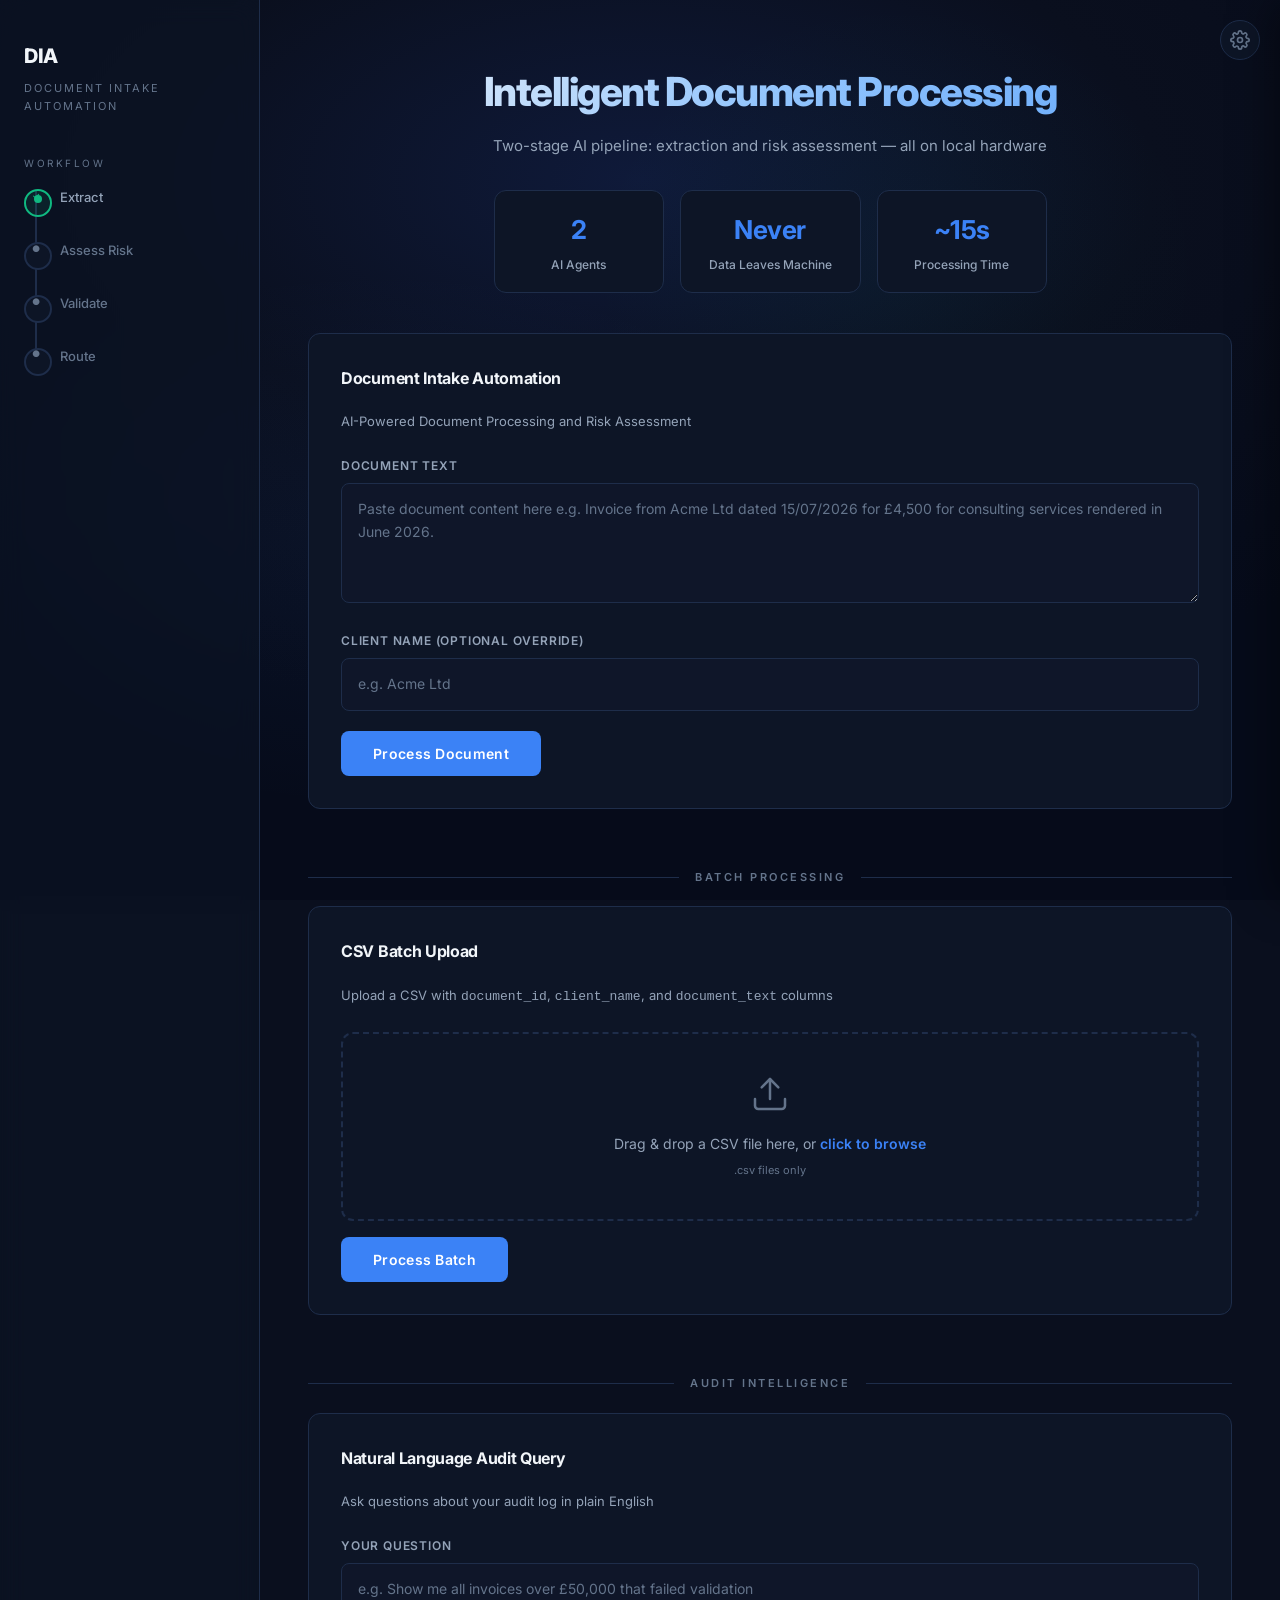
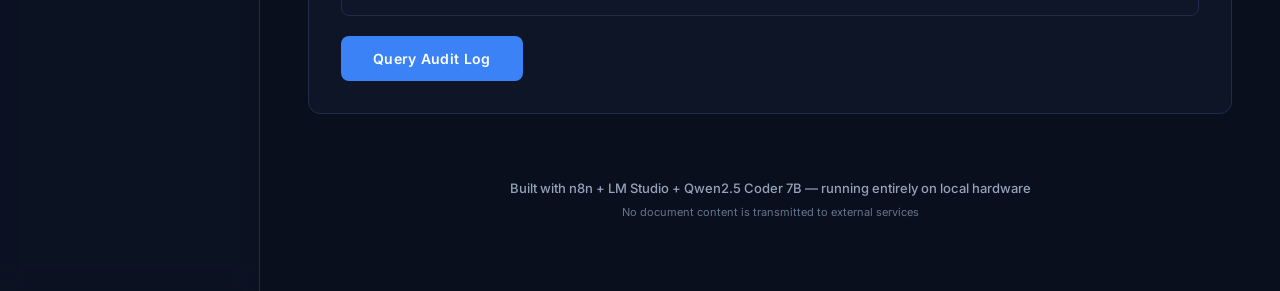
<file: frontend/index.html>
<!DOCTYPE html>
<html lang="en">
<head>
<meta charset="UTF-8">
<meta name="viewport" content="width=device-width, initial-scale=1.0">
<title>Document Intake Automation</title>
<link rel="preconnect" href="https://fonts.googleapis.com">
<link rel="preconnect" href="https://fonts.gstatic.com" crossorigin>
<link href="https://fonts.googleapis.com/css2?family=Inter:wght@300;400;500;600;700;800&display=swap" rel="stylesheet">
<link rel="stylesheet" href="css/styles.css">
</head>
<body>

<div class="bg-gradient"></div>

<!-- Settings Gear Button -->
<button class="settings-gear" id="settingsGear" title="Settings" aria-label="Open settings">
  <svg width="20" height="20" viewBox="0 0 24 24" fill="none" stroke="currentColor" stroke-width="2" stroke-linecap="round" stroke-linejoin="round"><circle cx="12" cy="12" r="3"/><path d="M19.4 15a1.65 1.65 0 0 0 .33 1.82l.06.06a2 2 0 0 1-2.83 2.83l-.06-.06a1.65 1.65 0 0 0-1.82-.33 1.65 1.65 0 0 0-1 1.51V21a2 2 0 0 1-4 0v-.09A1.65 1.65 0 0 0 9 19.4a1.65 1.65 0 0 0-1.82.33l-.06.06a2 2 0 0 1-2.83-2.83l.06-.06A1.65 1.65 0 0 0 4.68 15a1.65 1.65 0 0 0-1.51-1H3a2 2 0 0 1 0-4h.09A1.65 1.65 0 0 0 4.6 9a1.65 1.65 0 0 0-.33-1.82l-.06-.06a2 2 0 0 1 2.83-2.83l.06.06A1.65 1.65 0 0 0 9 4.68a1.65 1.65 0 0 0 1-1.51V3a2 2 0 0 1 4 0v.09a1.65 1.65 0 0 0 1 1.51 1.65 1.65 0 0 0 1.82-.33l.06-.06a2 2 0 0 1 2.83 2.83l-.06.06A1.65 1.65 0 0 0 19.4 9a1.65 1.65 0 0 0 1.51 1H21a2 2 0 0 1 0 4h-.09a1.65 1.65 0 0 0-1.51 1z"/></svg>
</button>

<!-- Settings Overlay -->
<div class="settings-overlay" id="settingsOverlay"></div>

<!-- Settings Panel -->
<div class="settings-panel" id="settingsPanel">
  <div class="settings-header">
    <h3 class="settings-title">Settings</h3>
    <button class="settings-close" id="settingsClose" title="Close settings" aria-label="Close settings">&times;</button>
  </div>
  <div class="settings-body">
    <div class="form-group">
      <label class="form-label" for="settingsLmStudioUrl">LM Studio Endpoint URL</label>
      <input type="text" id="settingsLmStudioUrl" placeholder="http://127.0.0.1:1234/v1/chat/completions" />
      <p class="settings-hint">The REST API endpoint for your local LM Studio instance.</p>
    </div>
    <div class="form-group">
      <label class="form-label" for="settingsN8nUrl">n8n Webhook URL</label>
      <input type="text" id="settingsN8nUrl" placeholder="http://localhost:5678/webhook/document-intake" />
      <p class="settings-hint">The webhook URL that triggers the n8n document intake workflow.</p>
    </div>
    <div class="form-group">
      <label class="form-label" for="settingsModelName">Model Name</label>
      <input type="text" id="settingsModelName" placeholder="qwen2.5-coder-7b-instruct" />
      <p class="settings-hint">The model identifier passed to the LM Studio API.</p>
    </div>
    <div class="form-group">
      <label class="form-label" for="settingsBatchSize">Concurrent Batch Size</label>
      <input type="number" id="settingsBatchSize" min="1" max="20" placeholder="4" />
      <p class="settings-hint">Documents processed simultaneously. Recommended: 2–6 for local hardware.</p>
    </div>
  </div>
  <div class="settings-footer">
    <button class="btn" id="settingsSave">Save Settings</button>
  </div>
</div>

<div class="app-layout">

  <!-- Sidebar / Workflow Timeline -->
  <aside class="sidebar">
    <div class="sidebar-logo">DIA</div>
    <div class="sidebar-subtitle">Document Intake<br>Automation</div>

    <div class="timeline-label">Workflow</div>
    <div class="timeline">
      <div class="timeline-step done" data-step="extract">
        <span class="timeline-step-icon">&#10003;</span>Extract
      </div>
      <div class="timeline-step" data-step="assess">
        <span class="timeline-step-icon">&#9679;</span>Assess Risk
      </div>
      <div class="timeline-step" data-step="validate">
        <span class="timeline-step-icon">&#9679;</span>Validate
      </div>
      <div class="timeline-step" data-step="route">
        <span class="timeline-step-icon">&#9679;</span>Route
      </div>
    </div>
  </aside>

  <!-- Main Content -->
  <main class="main">

    <!-- Hero -->
    <section class="hero">
      <h1>Intelligent Document Processing</h1>
      <p class="subhead">
        Two-stage AI pipeline: extraction and risk assessment &mdash; all on local hardware
      </p>
      <div class="stat-cards">
        <div class="stat-card">
          <div class="stat-value">2</div>
          <div class="stat-label">AI Agents</div>
        </div>
        <div class="stat-card">
          <div class="stat-value">Never</div>
          <div class="stat-label">Data Leaves Machine</div>
        </div>
        <div class="stat-card">
          <div class="stat-value">~15s</div>
          <div class="stat-label">Processing Time</div>
        </div>
      </div>
    </section>

    <!-- Submission Form -->
    <div class="card form-section">
      <div class="form-title">
        Document Intake Automation
      </div>
      <div class="form-subtitle">
        AI-Powered Document Processing and Risk Assessment
      </div>

      <form id="intakeForm" autocomplete="off">
        <div class="form-group">
          <label class="form-label" for="documentText">Document Text</label>
          <textarea
            id="documentText"
            name="document_text"
            placeholder="Paste document content here e.g. Invoice from Acme Ltd dated 15/07/2026 for £4,500 for consulting services rendered in June 2026."
            required
          ></textarea>
        </div>

        <div class="form-group">
          <label class="form-label" for="clientName">Client Name (optional override)</label>
          <input
            type="text"
            id="clientName"
            name="client_name"
            placeholder="e.g. Acme Ltd"
          />
        </div>

        <button type="submit" class="btn" id="submitBtn">
          <span class="btn-text">Process Document</span>
          <span class="spinner"></span>
        </button>
      </form>
    </div>

    <!-- Similarity Warning -->
    <div id="similarityWarning" class="error-message" style="display:none; background: rgba(245,158,11,0.06); border-color: rgba(245,158,11,0.2); color: var(--warning);">
      <span class="err-icon">&#9888;</span>
      <span id="similarityText"></span>
    </div>

    <!-- ==================== Batch CSV Processing ==================== -->
    <div class="section-divider">
      <span>Batch Processing</span>
    </div>

    <div class="card form-section batch-section">
      <div class="form-title">CSV Batch Upload</div>
      <div class="form-subtitle">Upload a CSV with <code>document_id</code>, <code>client_name</code>, and <code>document_text</code> columns</div>

      <!-- Drop Zone -->
      <div class="drop-zone" id="dropZone">
        <div class="drop-zone-icon">
          <svg width="40" height="40" viewBox="0 0 24 24" fill="none" stroke="currentColor" stroke-width="1.5" stroke-linecap="round" stroke-linejoin="round"><path d="M21 15v4a2 2 0 0 1-2 2H5a2 2 0 0 1-2-2v-4"/><polyline points="17 8 12 3 7 8"/><line x1="12" y1="3" x2="12" y2="15"/></svg>
        </div>
        <p class="drop-zone-text">Drag &amp; drop a CSV file here, or <span class="drop-zone-link">click to browse</span></p>
        <p class="drop-zone-hint">.csv files only</p>
        <input type="file" id="csvFileInput" accept=".csv" hidden>
      </div>

      <!-- Selected File Info -->
      <div class="file-info" id="fileInfo">
        <span class="file-info-icon">&#128196;</span>
        <span class="file-info-name" id="fileName"></span>
        <button type="button" class="file-info-remove" id="fileRemove" title="Remove file">&times;</button>
      </div>

      <!-- Process Button -->
      <button type="button" class="btn" id="batchSubmitBtn">
        <span class="btn-text">Process Batch</span>
        <span class="spinner"></span>
      </button>

      <!-- Progress Bar -->
      <div class="batch-progress" id="batchProgress">
        <div class="batch-progress-bar">
          <div class="batch-progress-fill" id="batchProgressFill"></div>
        </div>
        <p class="batch-progress-text" id="batchProgressText">Processing 0 of 0 documents...</p>
      </div>
    </div>

    <!-- Batch Summary Dashboard -->
    <div class="batch-summary" id="batchSummary">
      <div class="summary-cards">
        <div class="summary-card">
          <div class="summary-card-value" id="summaryTotal">0</div>
          <div class="summary-card-label">Total Processed</div>
        </div>
        <div class="summary-card summary-card-pass">
          <div class="summary-card-value" id="summaryPass">0</div>
          <div class="summary-card-label">PASS</div>
        </div>
        <div class="summary-card summary-card-fail">
          <div class="summary-card-value" id="summaryFail">0</div>
          <div class="summary-card-label">FAIL</div>
        </div>
        <div class="summary-card summary-card-risk">
          <div class="summary-card-value" id="summaryLow">0</div>
          <div class="summary-card-label">Low Risk</div>
        </div>
        <div class="summary-card summary-card-risk">
          <div class="summary-card-value" id="summaryMedium">0</div>
          <div class="summary-card-label">Med Risk</div>
        </div>
        <div class="summary-card summary-card-risk">
          <div class="summary-card-value" id="summaryHigh">0</div>
          <div class="summary-card-label">High Risk</div>
        </div>
      </div>
    </div>

    <!-- Batch Results Table -->
    <div class="batch-table-wrapper" id="batchTableWrapper">
      <div class="batch-table-header">
        <h3 class="batch-table-title">Batch Results</h3>
        <button type="button" class="btn btn-outline" id="exportBtn" style="display:none;">
          <svg width="16" height="16" viewBox="0 0 24 24" fill="none" stroke="currentColor" stroke-width="2" stroke-linecap="round" stroke-linejoin="round"><path d="M21 15v4a2 2 0 0 1-2 2H5a2 2 0 0 1-2-2v-4"/><polyline points="7 10 12 15 17 10"/><line x1="12" y1="15" x2="12" y2="3"/></svg>
          Export CSV
        </button>
      </div>
      <div class="batch-table-scroll">
        <table class="batch-table" id="batchTable">
          <thead>
            <tr>
              <th>Document ID</th>
              <th>Client Name</th>
              <th>Document Type</th>
              <th>Date</th>
              <th>Amount</th>
              <th>Risk Level</th>
              <th>Status</th>
              <th>Errors</th>
            </tr>
          </thead>
          <tbody id="batchTableBody"></tbody>
        </table>
      </div>
    </div>
    <!-- ==================== End Batch ==================== -->

    <!-- Audit Query Panel -->
    <div class="section-divider">
      <span>Audit Intelligence</span>
    </div>

    <div class="card form-section">
      <div class="form-title">Natural Language Audit Query</div>
      <div class="form-subtitle">Ask questions about your audit log in plain English</div>
      <div class="form-group">
        <label class="form-label" for="auditQuery">Your Question</label>
        <input type="text" id="auditQuery"
          placeholder="e.g. Show me all invoices over £50,000 that failed validation" />
      </div>
      <button type="button" class="btn" id="auditQueryBtn">
        <span class="btn-text">Query Audit Log</span>
        <span class="spinner"></span>
      </button>
      <div class="audit-answer" id="auditAnswer"></div>
    </div>

    <!-- Anomaly Detection Panel -->
    <div class="anomaly-panel" id="anomalySection">
      <div class="card">
        <div class="results-heading">&#128269; Batch Anomaly Analysis</div>
        <div id="anomalyContent"></div>
      </div>
    </div>

    <!-- Report Panel -->
    <div class="anomaly-panel" id="reportSection">
      <div class="card">
        <div class="results-heading">&#128203; Executive Audit Summary</div>
        <div id="reportContent"></div>
      </div>
    </div>

    <!-- Connection Error -->
    <div class="error-message" id="errorMsg">
      <span class="err-icon">&#9888;</span>
      <span>Could not connect to the automation workflow. Please ensure n8n is running.</span>
    </div>

    <!-- Results Panel -->
    <div class="results-panel" id="resultsPanel">
      <div class="card">
        <div class="results-heading">
          &#9776; Processing Results
        </div>
        <p class="processing-time" id="processingTime"></p>
        <div class="results-grid" id="resultsGrid">
          <!-- Dynamically filled -->
        </div>
      </div>
    </div>

    <!-- Footer -->
    <footer class="footer">
      <p class="footer-line">
        Built with n8n + LM Studio + Qwen2.5 Coder 7B &mdash; running entirely on local hardware
      </p>
      <p class="footer-sub">
        No document content is transmitted to external services
      </p>
    </footer>

  </main>
</div>

<script src="js/app.js"></script>

</body>
</html>
</file>
<file: frontend/css/styles.css>
:root {
  --bg-deep: #0a0f1e;
  --bg-card: #0d1526;
  --border: #1e2d4a;
  --accent: #3b82f6;
  --accent-glow: rgba(59, 130, 246, 0.3);
  --success: #10b981;
  --success-glow: rgba(16, 185, 129, 0.3);
  --warning: #f59e0b;
  --warning-glow: rgba(245, 158, 11, 0.3);
  --danger: #ef4444;
  --danger-glow: rgba(239, 68, 68, 0.3);
  --text-primary: #f1f5f9;
  --text-secondary: #94a3b8;
  --text-muted: #64748b;
  --radius: 12px;
  --radius-sm: 8px;
  --transition: 0.3s cubic-bezier(0.4, 0, 0.2, 1);
}

* { margin: 0; padding: 0; box-sizing: border-box; }

body {
  font-family: 'Inter', -apple-system, BlinkMacSystemFont, sans-serif;
  background: var(--bg-deep);
  color: var(--text-primary);
  min-height: 100vh;
  line-height: 1.6;
  overflow-x: hidden;
}

/* Animated gradient background */
.bg-gradient {
  position: fixed;
  inset: 0;
  z-index: 0;
  background: radial-gradient(ellipse 80% 60% at 50% 20%, #0f1a3a 0%, #0a0f1e 50%, #060b1a 100%);
  pointer-events: none;
}
.bg-gradient::before {
  content: '';
  position: absolute;
  inset: 0;
  background: radial-gradient(ellipse 60% 50% at 30% 60%, rgba(59, 130, 246, 0.06) 0%, transparent 60%),
              radial-gradient(ellipse 40% 50% at 70% 30%, rgba(16, 185, 129, 0.04) 0%, transparent 60%);
  animation: bgPulse 12s ease-in-out infinite alternate;
}
@keyframes bgPulse {
  0%   { opacity: 0.6; transform: scale(1); }
  100% { opacity: 1;   transform: scale(1.08); }
}

/* Layout */
.app-layout {
  position: relative;
  z-index: 1;
  display: flex;
  min-height: 100vh;
}

/* Sidebar / Timeline */
.sidebar {
  width: 260px;
  flex-shrink: 0;
  padding: 40px 24px;
  display: flex;
  flex-direction: column;
  border-right: 1px solid var(--border);
  background: rgba(13, 21, 38, 0.6);
  backdrop-filter: blur(12px);
}

.sidebar-logo {
  font-size: 20px;
  font-weight: 800;
  letter-spacing: -0.5px;
  color: var(--text-primary);
  margin-bottom: 8px;
}
.sidebar-subtitle {
  font-size: 11px;
  color: var(--text-muted);
  text-transform: uppercase;
  letter-spacing: 2px;
  margin-bottom: 40px;
}

.timeline-label {
  font-size: 10px;
  text-transform: uppercase;
  letter-spacing: 2.5px;
  color: var(--text-muted);
  margin-bottom: 16px;
}

.timeline { position: relative; }

.timeline::before {
  content: '';
  position: absolute;
  left: 11px;
  top: 4px;
  bottom: 4px;
  width: 2px;
  background: var(--border);
}

.timeline-step {
  position: relative;
  padding: 0 0 32px 36px;
  color: var(--text-muted);
  font-size: 13px;
  font-weight: 500;
  transition: color var(--transition);
}
.timeline-step:last-child { padding-bottom: 0; }

.timeline-step::before {
  content: '';
  position: absolute;
  left: 0;
  top: 2px;
  width: 24px;
  height: 24px;
  border-radius: 50%;
  border: 2px solid var(--border);
  background: var(--bg-card);
  transition: all var(--transition);
  z-index: 1;
}

.timeline-step::after {
  content: '';
  position: absolute;
  left: 10px;
  top: 8px;
  width: 8px;
  height: 8px;
  border-radius: 50%;
  background: transparent;
  transition: all var(--transition);
  z-index: 2;
}

.timeline-step.done { color: var(--text-secondary); }
.timeline-step.done::before { border-color: var(--success); background: rgba(16,185,129,0.1); }
.timeline-step.done::after { background: var(--success); }

.timeline-step.active { color: var(--accent); }
.timeline-step.active::before {
  border-color: var(--accent);
  background: rgba(59,130,246,0.1);
  box-shadow: 0 0 16px var(--accent-glow);
  animation: stepPulse 1.5s ease-in-out infinite;
}
.timeline-step.active::after { background: var(--accent); }

@keyframes stepPulse {
  0%, 100% { box-shadow: 0 0 8px var(--accent-glow); }
  50%      { box-shadow: 0 0 20px rgba(59,130,246,0.5); }
}

.timeline-step-icon {
  position: absolute;
  left: 5px;
  top: 2px;
  width: 14px;
  height: 14px;
  z-index: 3;
  display: flex;
  align-items: center;
  justify-content: center;
  font-size: 9px;
  transition: all var(--transition);
}
.timeline-step.done .timeline-step-icon { color: var(--success); }
.timeline-step.active .timeline-step-icon { color: var(--accent); }

/* Main */
.main {
  flex: 1;
  display: flex;
  flex-direction: column;
  min-width: 0;
  padding: 40px 48px;
}

/* Hero */
.hero {
  text-align: center;
  padding: 20px 0 40px;
}
.hero h1 {
  font-size: 40px;
  font-weight: 800;
  letter-spacing: -1.5px;
  background: linear-gradient(135deg, #f1f5f9 0%, #93c5fd 50%, #60a5fa 100%);
  -webkit-background-clip: text;
  -webkit-text-fill-color: transparent;
  background-clip: text;
  margin-bottom: 10px;
}
.hero .subhead {
  font-size: 15px;
  color: var(--text-secondary);
  font-weight: 400;
  margin-bottom: 32px;
}

.stat-cards {
  display: flex;
  gap: 16px;
  justify-content: center;
  flex-wrap: wrap;
}
.stat-card {
  background: var(--bg-card);
  border: 1px solid var(--border);
  border-radius: var(--radius);
  padding: 18px 28px;
  min-width: 170px;
  text-align: center;
  transition: all var(--transition);
}
.stat-card:hover {
  border-color: var(--accent);
  box-shadow: 0 0 24px rgba(59,130,246,0.08);
  transform: translateY(-2px);
}
.stat-card .stat-value {
  font-size: 26px;
  font-weight: 700;
  color: var(--accent);
  letter-spacing: -0.5px;
}
.stat-card .stat-label {
  font-size: 12px;
  color: var(--text-secondary);
  margin-top: 4px;
  font-weight: 500;
}

/* Cards */
.card {
  background: var(--bg-card);
  border: 1px solid var(--border);
  border-radius: var(--radius);
  padding: 32px;
  transition: all var(--transition);
  position: relative;
}
.card:hover {
  border-color: rgba(59,130,246,0.3);
  box-shadow: 0 8px 40px rgba(0,0,0,0.3), 0 0 0 1px rgba(59,130,246,0.06);
}

/* Form */
.form-section { margin-bottom: 24px; }

.form-title {
  font-size: 16px;
  font-weight: 700;
  margin-bottom: 20px;
  letter-spacing: -0.3px;
}
.form-subtitle {
  font-size: 13px;
  color: var(--text-secondary);
  margin-bottom: 24px;
}

.form-group { margin-bottom: 20px; }
.form-group:last-child { margin-bottom: 0; }

.form-label {
  display: block;
  font-size: 12px;
  font-weight: 600;
  letter-spacing: 0.8px;
  text-transform: uppercase;
  color: var(--text-secondary);
  margin-bottom: 8px;
}

textarea, input[type="text"] {
  width: 100%;
  padding: 14px 16px;
  font-family: 'Inter', sans-serif;
  font-size: 14px;
  line-height: 1.6;
  color: var(--text-primary);
  background: rgba(15, 23, 42, 0.8);
  border: 1px solid var(--border);
  border-radius: var(--radius-sm);
  outline: none;
  transition: all var(--transition);
  resize: vertical;
}
textarea:focus, input[type="text"]:focus {
  border-color: var(--accent);
  box-shadow: 0 0 0 3px rgba(59,130,246,0.12);
}
textarea {
  min-height: 120px;
}
textarea::placeholder, input::placeholder {
  color: var(--text-muted);
}

.btn {
  display: inline-flex;
  align-items: center;
  justify-content: center;
  gap: 10px;
  padding: 14px 32px;
  font-family: 'Inter', sans-serif;
  font-size: 14px;
  font-weight: 600;
  letter-spacing: 0.3px;
  color: #fff;
  background: var(--accent);
  border: none;
  border-radius: var(--radius-sm);
  cursor: pointer;
  transition: all var(--transition);
  position: relative;
  overflow: hidden;
}
.btn:hover {
  background: #2563eb;
  box-shadow: 0 4px 24px var(--accent-glow);
  transform: translateY(-1px);
}
.btn:active { transform: translateY(0); }
.btn:disabled {
  opacity: 0.6;
  cursor: not-allowed;
  transform: none;
  box-shadow: none;
}

/* Loading Spinner */
.spinner {
  display: none;
  width: 20px;
  height: 20px;
  border: 2.5px solid rgba(255,255,255,0.25);
  border-top-color: #fff;
  border-radius: 50%;
  animation: spin 0.7s linear infinite;
}
.btn.loading .btn-text { visibility: hidden; }
.btn.loading .spinner {
  display: block;
  position: absolute;
}

@keyframes spin { to { transform: rotate(360deg); } }

/* Results Panel */
.results-panel {
  max-height: 0;
  overflow: hidden;
  opacity: 0;
  transition: max-height 0.5s ease, opacity 0.4s ease, margin 0.4s ease;
  margin-top: 0;
}
.results-panel.visible {
  max-height: 2000px;
  opacity: 1;
  margin-top: 24px;
}

.results-grid {
  display: grid;
  grid-template-columns: repeat(auto-fill, minmax(280px, 1fr));
  gap: 16px;
  margin-bottom: 20px;
}

.results-heading {
  font-size: 14px;
  font-weight: 700;
  margin-bottom: 20px;
  color: var(--accent);
  letter-spacing: -0.3px;
}

.result-item {
  background: rgba(15, 23, 42, 0.6);
  border: 1px solid var(--border);
  border-radius: var(--radius-sm);
  padding: 16px 18px;
}
.result-item .ri-label {
  font-size: 10px;
  text-transform: uppercase;
  letter-spacing: 1.2px;
  color: var(--text-muted);
  margin-bottom: 6px;
  font-weight: 500;
}
.result-item .ri-value {
  font-size: 14px;
  color: var(--text-primary);
  font-weight: 500;
  word-break: break-word;
}

/* Badges */
.badge {
  display: inline-flex;
  align-items: center;
  gap: 6px;
  padding: 5px 14px;
  border-radius: 100px;
  font-size: 12px;
  font-weight: 600;
  letter-spacing: 0.3px;
  line-height: 1.4;
}

.badge-pass {
  background: rgba(16, 185, 129, 0.12);
  color: var(--success);
  border: 1px solid rgba(16, 185, 129, 0.25);
  box-shadow: 0 0 12px var(--success-glow);
}
.badge-fail {
  background: rgba(239, 68, 68, 0.12);
  color: var(--danger);
  border: 1px solid rgba(239, 68, 68, 0.25);
  box-shadow: 0 0 12px var(--danger-glow);
}

.badge-risk-low {
  background: rgba(16, 185, 129, 0.12);
  color: var(--success);
  border: 1px solid rgba(16, 185, 129, 0.25);
  box-shadow: 0 0 12px var(--success-glow);
}
.badge-risk-medium {
  background: rgba(245, 158, 11, 0.12);
  color: var(--warning);
  border: 1px solid rgba(245, 158, 11, 0.25);
  box-shadow: 0 0 12px var(--warning-glow);
}
.badge-risk-high {
  background: rgba(239, 68, 68, 0.12);
  color: var(--danger);
  border: 1px solid rgba(239, 68, 68, 0.25);
  box-shadow: 0 0 12px var(--danger-glow);
}

.badge-review-yes {
  background: rgba(245, 158, 11, 0.1);
  color: var(--warning);
  border: 1px solid rgba(245, 158, 11, 0.2);
}
.badge-review-no {
  background: rgba(16, 185, 129, 0.1);
  color: var(--success);
  border: 1px solid rgba(16, 185, 129, 0.2);
}

/* Risk Highlight Row */
.risk-highlight {
  grid-column: 1 / -1;
  display: flex;
  align-items: center;
  gap: 14px;
  background: var(--bg-card);
  border: 1px solid var(--border);
  border-radius: var(--radius-sm);
  padding: 16px 20px;
}

.risk-icon {
  width: 42px;
  height: 42px;
  border-radius: 50%;
  display: flex;
  align-items: center;
  justify-content: center;
  font-size: 18px;
  flex-shrink: 0;
}
.risk-icon.risk-low    { background: rgba(16,185,129,0.12); color: var(--success); }
.risk-icon.risk-medium { background: rgba(245,158,11,0.12); color: var(--warning); }
.risk-icon.risk-high   { background: rgba(239,68,68,0.12); color: var(--danger); }

.risk-detail { flex: 1; }
.risk-detail .risk-reason {
  font-size: 13px;
  color: var(--text-secondary);
  margin-top: 4px;
}

/* Error List */
.errors-section {
  grid-column: 1 / -1;
  margin-top: 4px;
}
.errors-title {
  font-size: 11px;
  text-transform: uppercase;
  letter-spacing: 1.2px;
  color: var(--text-muted);
  margin-bottom: 10px;
  font-weight: 600;
}
.error-tag {
  display: inline-block;
  padding: 5px 12px;
  margin: 3px 6px 3px 0;
  font-size: 12px;
  background: rgba(239, 68, 68, 0.08);
  color: var(--danger);
  border: 1px solid rgba(239, 68, 68, 0.18);
  border-radius: 100px;
  font-weight: 500;
}

/* ==================== Batch CSV Processing ==================== */

/* Section Divider */
.section-divider {
  display: flex;
  align-items: center;
  gap: 16px;
  margin: 36px 0 20px;
}
.section-divider::before,
.section-divider::after {
  content: '';
  flex: 1;
  height: 1px;
  background: var(--border);
}
.section-divider span {
  font-size: 11px;
  text-transform: uppercase;
  letter-spacing: 2.5px;
  color: var(--text-muted);
  font-weight: 600;
  white-space: nowrap;
}

/* Drop Zone */
.drop-zone {
  border: 2px dashed var(--border);
  border-radius: var(--radius);
  padding: 40px 24px;
  text-align: center;
  cursor: pointer;
  transition: all var(--transition);
  background: rgba(15, 23, 42, 0.4);
  margin-bottom: 16px;
}
.drop-zone:hover,
.drop-zone.drag-over {
  border-color: var(--accent);
  background: rgba(59, 130, 246, 0.04);
  box-shadow: 0 0 24px rgba(59,130,246,0.06);
}
.drop-zone-icon {
  color: var(--text-muted);
  margin-bottom: 12px;
  transition: color var(--transition);
}
.drop-zone:hover .drop-zone-icon,
.drop-zone.drag-over .drop-zone-icon {
  color: var(--accent);
}
.drop-zone-text {
  font-size: 14px;
  color: var(--text-secondary);
  margin-bottom: 6px;
}
.drop-zone-link {
  color: var(--accent);
  font-weight: 600;
}
.drop-zone-hint {
  font-size: 11px;
  color: var(--text-muted);
}

/* File Info */
.file-info {
  display: none;
  align-items: center;
  gap: 10px;
  padding: 12px 16px;
  background: rgba(16, 185, 129, 0.06);
  border: 1px solid rgba(16, 185, 129, 0.2);
  border-radius: var(--radius-sm);
  margin-bottom: 16px;
}
.file-info.visible { display: flex; }
.file-info-icon { font-size: 20px; flex-shrink: 0; }
.file-info-name {
  flex: 1;
  font-size: 13px;
  font-weight: 500;
  color: var(--text-primary);
  word-break: break-all;
}
.file-info-remove {
  flex-shrink: 0;
  width: 28px;
  height: 28px;
  border-radius: 50%;
  border: 1px solid rgba(239, 68, 68, 0.25);
  background: rgba(239, 68, 68, 0.08);
  color: var(--danger);
  font-size: 16px;
  line-height: 1;
  cursor: pointer;
  display: flex;
  align-items: center;
  justify-content: center;
  transition: all var(--transition);
}
.file-info-remove:hover {
  background: rgba(239, 68, 68, 0.16);
  border-color: var(--danger);
}

/* Batch Progress */
.batch-progress {
  display: none;
  margin-top: 16px;
}
.batch-progress.visible { display: block; }
.batch-progress-bar {
  width: 100%;
  height: 6px;
  background: var(--border);
  border-radius: 100px;
  overflow: hidden;
  margin-bottom: 8px;
}
.batch-progress-fill {
  height: 100%;
  background: linear-gradient(90deg, var(--accent), #60a5fa);
  border-radius: 100px;
  width: 0%;
  transition: width 0.3s ease;
}
.batch-progress-text {
  font-size: 12px;
  color: var(--text-secondary);
  font-weight: 500;
}

/* Batch Summary Dashboard */
.batch-summary {
  max-height: 0;
  overflow: hidden;
  opacity: 0;
  transition: max-height 0.5s ease, opacity 0.4s ease, margin 0.4s ease;
  margin-top: 0;
}
.batch-summary.visible {
  max-height: 600px;
  opacity: 1;
  margin-top: 24px;
}
.summary-cards {
  display: flex;
  gap: 14px;
  flex-wrap: wrap;
}
.summary-card {
  background: var(--bg-card);
  border: 1px solid var(--border);
  border-radius: var(--radius);
  padding: 18px 24px;
  min-width: 130px;
  flex: 1;
  text-align: center;
  transition: all var(--transition);
}
.summary-card:hover {
  border-color: rgba(59,130,246,0.3);
  transform: translateY(-2px);
}
.summary-card-value {
  font-size: 28px;
  font-weight: 800;
  letter-spacing: -0.5px;
  color: var(--accent);
  margin-bottom: 4px;
}
.summary-card-label {
  font-size: 11px;
  text-transform: uppercase;
  letter-spacing: 1px;
  color: var(--text-muted);
  font-weight: 600;
}
.summary-card-pass .summary-card-value { color: var(--success); }
.summary-card-fail .summary-card-value { color: var(--danger); }
.summary-card-risk .summary-card-value { color: var(--warning); }

/* Batch Results Table */
.batch-table-wrapper {
  max-height: 0;
  overflow: hidden;
  opacity: 0;
  transition: max-height 0.5s ease, opacity 0.4s ease, margin 0.4s ease;
  margin-top: 0;
}
.batch-table-wrapper.visible {
  max-height: 2000px;
  opacity: 1;
  margin-top: 24px;
}
.batch-table-header {
  display: flex;
  align-items: center;
  justify-content: space-between;
  margin-bottom: 16px;
  flex-wrap: wrap;
  gap: 12px;
}
.batch-table-title {
  font-size: 14px;
  font-weight: 700;
  color: var(--accent);
  letter-spacing: -0.3px;
}
.btn-outline {
  background: transparent;
  border: 1px solid var(--border);
  color: var(--text-secondary);
  padding: 10px 20px;
  font-size: 13px;
}
.btn-outline:hover {
  border-color: var(--accent);
  color: var(--text-primary);
  background: rgba(59, 130, 246, 0.06);
  box-shadow: none;
}

.batch-table-scroll {
  overflow-x: auto;
  border-radius: var(--radius-sm);
  border: 1px solid var(--border);
}
.batch-table {
  width: 100%;
  border-collapse: collapse;
  font-size: 13px;
  min-width: 800px;
}
.batch-table thead {
  background: rgba(15, 23, 42, 0.8);
}
.batch-table th {
  padding: 12px 14px;
  text-align: left;
  font-size: 10px;
  text-transform: uppercase;
  letter-spacing: 1px;
  color: var(--text-muted);
  font-weight: 600;
  white-space: nowrap;
  border-bottom: 1px solid var(--border);
}
.batch-table td {
  padding: 12px 14px;
  color: var(--text-primary);
  border-bottom: 1px solid rgba(30, 45, 74, 0.5);
  white-space: nowrap;
  max-width: 200px;
  overflow: hidden;
  text-overflow: ellipsis;
}
.batch-table tbody tr {
  transition: background var(--transition);
}
.batch-table tbody tr:nth-child(even) {
  background: rgba(15, 23, 42, 0.3);
}
.batch-table tbody tr:hover {
  background: rgba(59, 130, 246, 0.04);
}

/* Cell badges in table */
.badge-table {
  display: inline-block;
  padding: 3px 10px;
  border-radius: 100px;
  font-size: 11px;
  font-weight: 600;
  letter-spacing: 0.2px;
}
.badge-table-pass {
  background: rgba(16, 185, 129, 0.1);
  color: var(--success);
  border: 1px solid rgba(16, 185, 129, 0.2);
}
.badge-table-fail {
  background: rgba(239, 68, 68, 0.1);
  color: var(--danger);
  border: 1px solid rgba(239, 68, 68, 0.2);
}
.badge-table-risk-low {
  background: rgba(16, 185, 129, 0.1);
  color: var(--success);
  border: 1px solid rgba(16, 185, 129, 0.2);
}
.badge-table-risk-medium {
  background: rgba(245, 158, 11, 0.1);
  color: var(--warning);
  border: 1px solid rgba(245, 158, 11, 0.2);
}
.badge-table-risk-high {
  background: rgba(239, 68, 68, 0.1);
  color: var(--danger);
  border: 1px solid rgba(239, 68, 68, 0.2);
}

/* Error Tags (table cell) */
.cell-error-tag {
  display: inline-block;
  padding: 2px 8px;
  margin: 1px 3px 1px 0;
  font-size: 10px;
  background: rgba(239, 68, 68, 0.08);
  color: var(--danger);
  border: 1px solid rgba(239, 68, 68, 0.15);
  border-radius: 100px;
  font-weight: 500;
}
.cell-errors {
  max-width: 180px;
  overflow: hidden;
  text-overflow: ellipsis;
}

/* Responsive for batch */
@media (max-width: 900px) {
  .summary-cards {
    flex-direction: column;
  }
  .summary-card {
    min-width: 100%;
  }
}

/* ==================== Error Message (existing) ==================== */

/* Error Message */
.error-message {
  display: none;
  align-items: flex-start;
  gap: 12px;
  padding: 18px 20px;
  margin-top: 20px;
  background: rgba(239, 68, 68, 0.06);
  border: 1px solid rgba(239, 68, 68, 0.2);
  border-radius: var(--radius-sm);
  color: var(--danger);
  font-size: 14px;
}
.error-message .err-icon {
  font-size: 20px;
  flex-shrink: 0;
  margin-top: 1px;
}

/* Footer */
.footer {
  text-align: center;
  padding: 40px 20px 30px;
  position: relative;
  z-index: 1;
}
.footer-line {
  font-size: 13px;
  color: var(--text-secondary);
  font-weight: 500;
}
.footer-sub {
  font-size: 11px;
  color: var(--text-muted);
  margin-top: 6px;
}

/* ==================== Settings Panel ==================== */

.settings-gear {
  position: fixed;
  top: 20px;
  right: 20px;
  z-index: 1000;
  width: 40px;
  height: 40px;
  border-radius: 50%;
  border: 1px solid var(--border);
  background: var(--bg-card);
  color: var(--text-muted);
  cursor: pointer;
  display: flex;
  align-items: center;
  justify-content: center;
  transition: all var(--transition);
  padding: 0;
}
.settings-gear:hover {
  color: var(--accent);
  border-color: var(--accent);
  box-shadow: 0 0 20px var(--accent-glow);
  transform: rotate(30deg);
}
.settings-gear:active {
  transform: rotate(60deg) scale(0.95);
}

.settings-overlay {
  position: fixed;
  inset: 0;
  background: rgba(0, 0, 0, 0.5);
  z-index: 1001;
  opacity: 0;
  pointer-events: none;
  transition: opacity 0.3s ease;
}
.settings-overlay.open {
  opacity: 1;
  pointer-events: all;
}

.settings-panel {
  position: fixed;
  top: 0;
  right: 0;
  width: 400px;
  max-width: 100vw;
  height: 100vh;
  z-index: 1002;
  background: var(--bg-deep);
  border-left: 1px solid var(--border);
  box-shadow: -8px 0 40px rgba(0, 0, 0, 0.4);
  display: flex;
  flex-direction: column;
  transform: translateX(100%);
  transition: transform 0.35s cubic-bezier(0.4, 0, 0.2, 1);
  overflow-y: auto;
}
.settings-panel.open {
  transform: translateX(0);
}

.settings-header {
  display: flex;
  align-items: center;
  justify-content: space-between;
  padding: 24px 28px 16px;
  border-bottom: 1px solid var(--border);
}

.settings-title {
  font-size: 18px;
  font-weight: 700;
  color: var(--text-primary);
  letter-spacing: -0.3px;
}

.settings-close {
  width: 36px;
  height: 36px;
  border-radius: 50%;
  border: 1px solid var(--border);
  background: transparent;
  color: var(--text-secondary);
  font-size: 20px;
  cursor: pointer;
  display: flex;
  align-items: center;
  justify-content: center;
  transition: all var(--transition);
  padding: 0;
  line-height: 1;
}
.settings-close:hover {
  border-color: var(--danger);
  color: var(--danger);
  background: rgba(239, 68, 68, 0.06);
}

.settings-body {
  padding: 24px 28px;
  flex: 1;
}

.settings-body .form-group {
  margin-bottom: 24px;
}

.settings-body .form-group:last-child {
  margin-bottom: 0;
}

.settings-body .form-label {
  margin-bottom: 6px;
}

.settings-body input[type="text"] {
  width: 100%;
  padding: 12px 14px;
  font-size: 13px;
}

.settings-hint {
  font-size: 11px;
  color: var(--text-muted);
  margin-top: 6px;
  line-height: 1.4;
}

.settings-footer {
  padding: 16px 28px 24px;
  border-top: 1px solid var(--border);
}

.settings-footer .btn {
  width: 100%;
}

/* ==================== Processing Time ==================== */

.processing-time {
  font-size: 12px;
  color: var(--text-muted);
  margin-bottom: 16px;
  font-weight: 500;
}

/* ==================== Anomaly Detection Panel ==================== */

.anomaly-panel {
  max-height: 0;
  overflow: hidden;
  opacity: 0;
  transition: max-height 0.5s ease, opacity 0.4s ease, margin 0.4s ease;
  margin-top: 0;
}
.anomaly-panel.visible {
  max-height: 400px;
  opacity: 1;
  margin-top: 24px;
}
.anomaly-loading {
  font-size: 13px;
  color: var(--text-muted);
  font-style: italic;
}
.anomaly-text {
  font-size: 14px;
  color: var(--text-secondary);
  line-height: 1.7;
}
.anomaly-error {
  font-size: 13px;
  color: var(--danger);
}

/* ==================== Executive Audit Report ==================== */

.report-stats {
  display: flex;
  gap: 12px;
  flex-wrap: wrap;
  margin-bottom: 16px;
}
.report-stat {
  padding: 4px 12px;
  border-radius: 100px;
  font-size: 12px;
  font-weight: 600;
  background: rgba(59,130,246,0.08);
  color: var(--text-secondary);
  border: 1px solid var(--border);
}
.report-stat.pass   { background: rgba(16,185,129,0.08); color: var(--success); border-color: rgba(16,185,129,0.2); }
.report-stat.fail   { background: rgba(239,68,68,0.08);  color: var(--danger);  border-color: rgba(239,68,68,0.2); }
.report-stat.high   { background: rgba(239,68,68,0.08);  color: var(--danger);  border-color: rgba(239,68,68,0.2); }
.report-stat.medium { background: rgba(245,158,11,0.08); color: var(--warning); border-color: rgba(245,158,11,0.2); }
.report-stat.low    { background: rgba(16,185,129,0.08); color: var(--success); border-color: rgba(16,185,129,0.2); }
.report-text {
  font-size: 14px;
  color: var(--text-secondary);
  line-height: 1.8;
  margin-top: 8px;
}

/* ==================== Audit Query ==================== */

.audit-answer {
  display: none;
  margin-top: 20px;
  padding: 16px 18px;
  background: rgba(59, 130, 246, 0.06);
  border: 1px solid rgba(59, 130, 246, 0.2);
  border-radius: var(--radius-sm);
  font-size: 14px;
  color: var(--text-secondary);
  line-height: 1.7;
}
.audit-answer.visible {
  display: block;
}

/* ==================== Batch Stop Button State ==================== */

#batchSubmitBtn.loading {
  background: var(--accent);
  cursor: pointer;
}

#batchSubmitBtn.loading:hover {
  background: var(--danger);
  box-shadow: 0 4px 24px var(--danger-glow);
}

#batchSubmitBtn.loading:hover .btn-text::before {
  content: '\23F9  ';
}

/* Responsive */
@media (max-width: 900px) {
  .app-layout { flex-direction: column; }
  .sidebar {
    width: 100%;
    flex-direction: row;
    flex-wrap: wrap;
    gap: 16px;
    padding: 20px;
    border-right: none;
    border-bottom: 1px solid var(--border);
    justify-content: center;
  }
  .sidebar-logo, .sidebar-subtitle { width: 100%; text-align: center; }
  .timeline { display: flex; gap: 16px; flex-wrap: wrap; }
  .timeline::before { display: none; }
  .timeline-step { padding: 0 0 0 28px; }
  .timeline-step::before { left: 0; top: 0; }
  .timeline-step::after { left: 8px; top: 6px; }
  .main { padding: 24px 20px; }
  .hero h1 { font-size: 28px; }
}

@media (max-width: 600px) {
  .stat-cards { flex-direction: column; align-items: center; }
  .results-grid { grid-template-columns: 1fr; }
}
</file>
